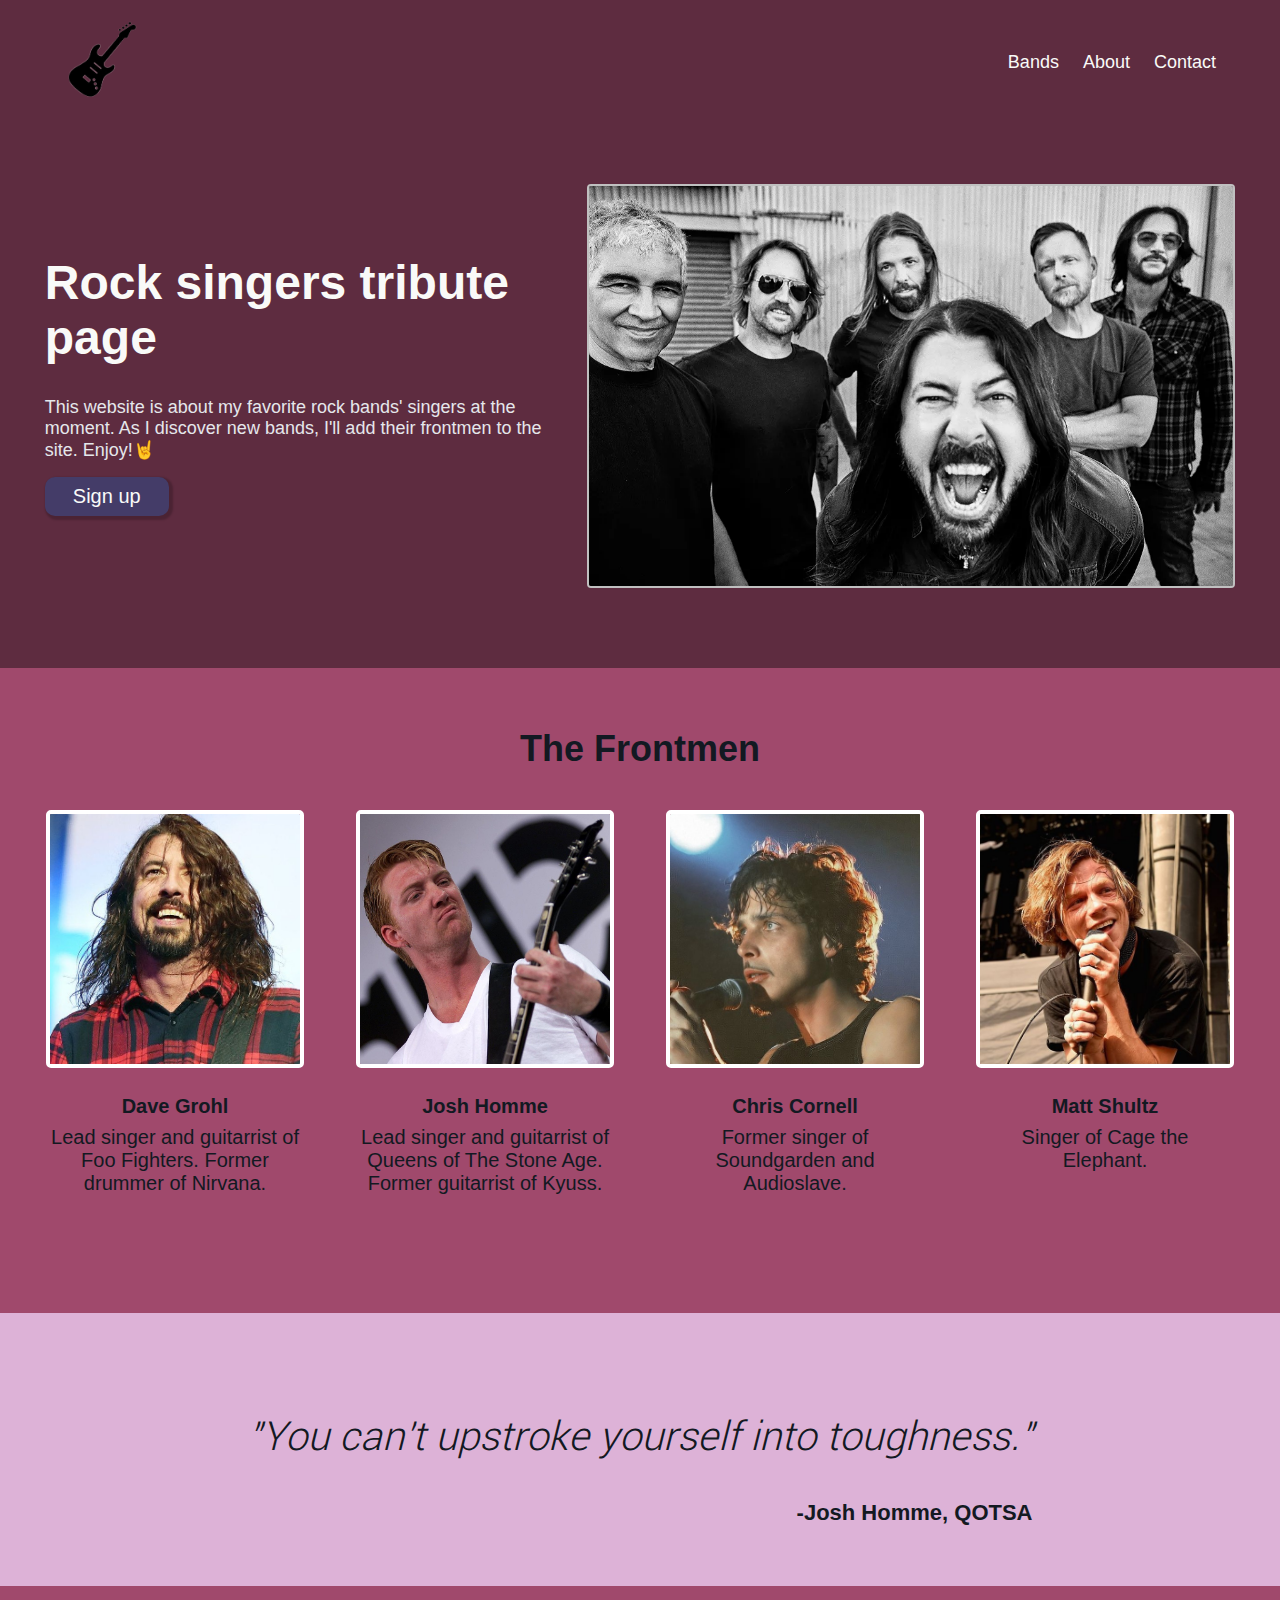
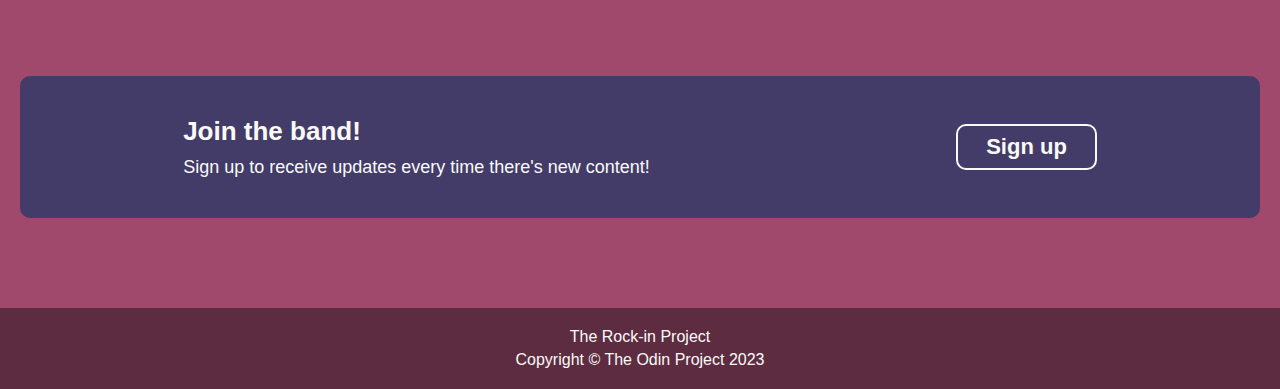
<file: index.html>
<!DOCTYPE html>
<html lang="en">
<head>
    <meta charset="UTF-8">
    <meta http-equiv="X-UA-Compatible" content="IE=edge">
    <meta name="viewport" content="width=device-width, initial-scale=1.0">
    <title>My Landing Page</title>
    <link rel="stylesheet" href="style.css">
</head>
<body>
    <div class="container">
        <div class="first-section">
            <div class="header">
                <div><a href=""><img src="./images/guitar1-removebg-preview.png" alt="guitar logo" class="header-logo"></a></div>
                <ul class="header-links">
                    <li><a href="wip.html">Bands</a></li>
                    <li><a href="wip.html">About</a></li>
                    <li><a href="wip.html">Contact</a></li>
                </ul>
            </div>
            <div class="hero">
                <div class="hero-content">
                    <div class="hero-title">Rock singers tribute page</div>
                    <div class="hero-text">This website is about my favorite rock bands' singers at the moment. As I discover new bands, I'll add their frontmen to the site. Enjoy!&#129304</div>
                    <div><a href="wip.html"><button class="sign-up">Sign up</button></a></div>
                </div>
                <img src="images/foo-main.webp" alt="Picture of Foo Fighters' members" class="hero-image">
            </div>
        </div>
        <div class="second-section">
            <div class="info-header">The Frontmen</div>
            <div class="info-items">
                <div class="item">
                    <img src="images/dave.jpg" alt="">
                    <h4>Dave Grohl</h4>
                    <p>Lead singer and guitarrist of Foo Fighters. Former drummer of Nirvana.</p>
                </div>
                <div class="item">
                    <img src="images/homme1.jpg" alt="">
                    <h4>Josh Homme</h4>
                    <p>Lead singer and guitarrist of Queens of The Stone Age. Former guitarrist of Kyuss.</p>
                </div>
                <div class="item">
                    <img src="images/cornell.jpg" alt="">
                    <h4>Chris Cornell</h4>
                    <p>Former singer of Soundgarden and Audioslave.</p>
                </div>
                <div class="item">
                    <img src="images/matt.jpg" alt="">
                    <h4>Matt Shultz</h4>
                    <p>Singer of Cage the Elephant.</p>
                </div>
            </div>
        </div>
        <div class="third-section">
            <div class="quote-container">
                <p  class="quote">"You can't upstroke yourself into toughness."</p>
                <p class="author">-Josh Homme, QOTSA</p>
            </div>
        </div>
        <div class="fourth-section">
            <div class="call-action">
                <div class="call-text">
                    <p class="call-title">Join the band!</p>
                    <p class="call-sentence">Sign up to receive updates every time there's new content!</p>
                </div>
                <div class="button-container">
                    <a href="wip.html"><button class="call-button sign-up">Sign up</button></a>
                </div>
            </div>
        </div>
        <footer>
            <p>The Rock-in Project</p>
            <p>Copyright &#169 The Odin Project 2023</p>
        </footer>
    </div>
</body>
</html>
</file>
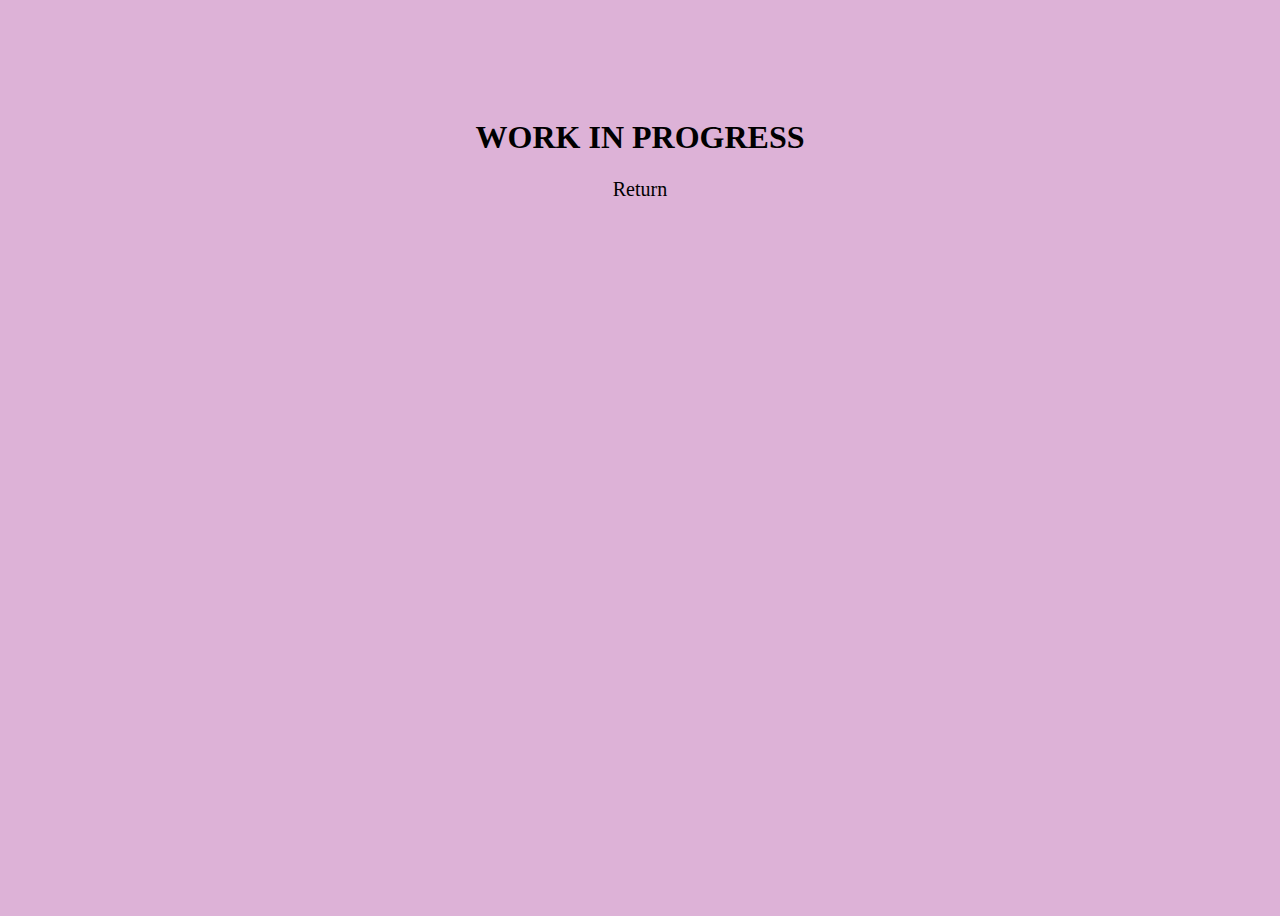
<file: wip.html>
<!DOCTYPE html>
<html lang="en">
<head>
    <meta charset="UTF-8">
    <meta http-equiv="X-UA-Compatible" content="IE=edge">
    <meta name="viewport" content="width=device-width, initial-scale=1.0">
    <title>WIP</title>
    <link rel="stylesheet" href="wip-style.css">
</head>
<body>
    <div class="wip-container">
        <h1 class="wip">WORK IN PROGRESS</h1>
        <div><a href="index.html" class="return">Return</a></div>
    </div>
</body>
</html>
</file>
<file: style.css>
/*
.hero-content {
    border: 1px solid white;
}
debuggin purposes*/

/* first section*/

@font-face {
    font-family: Roboto-light;
    src: url(roboto-light.ttf);
}

body {
    margin: 0;
    font-family: "Roboto", sans-serif;
}

.container {
    display: flex;
    flex-direction: column;
}

.header {
    margin: auto;
    display: flex;
    justify-content: space-between;
    margin-top: 20px;
    width: 90vw;
}

ul {
    padding: 0;
    margin: 0;
    list-style: none;
    display: flex;
}

.hero {
    display: flex;
    justify-content: center;
    margin: 80px 10px; 
    gap: 42px;
    flex-wrap: wrap;
}

.first-section {
    background-color: #5e2c40;
}

a {
    text-decoration: none;
    color: #f9faf8;
}

.hero-title {
    font-size: 48px;
    font-weight: bolder;
    color: #f9faf8;
    padding-bottom: 16px;
}

.header-links a:hover {
    color: silver;
}

.hero-text,
.header-links {
    color: #e5e7eb;
    font-size: 18px;
}

.header-links {
    display: flex;
    gap: 24px;
    align-items: center;
}

.hero-image {
    max-height: 400px;
    border-radius: 4px;
    border: 2px solid silver;
    flex-shrink: 1;
    min-width: 260px;
}

.hero-content {
    display: flex;
    flex-direction: column;
    justify-content: center;
    width: 500px;
    min-width: 300px;
    gap: 16px;
}

.sign-up {
    color: #f9faf8;
    background-color: #443C68;
    font-size: 20px;
    font-weight: 500;
    border: none;
    padding: 8px 28px;
    border-radius: 10px;
    box-shadow: 2px 2px 2px 2px rgba(0,0,0,0.2);
    cursor: pointer;
}

.sign-up:hover {
    background-color: #f9faf8;
    color: #443C68;
    font-weight: bold;
}

.header-logo {
    height: 80px;
    width: auto;
}

/*second section*/

.second-section {
    background-color:  #a0496c;
    display: flex;
    flex-direction: column;
    align-items: center;
    color: #131922;
    padding: 20px ;
}

.info-header {
    font-size: 36px;
    font-weight: bold;
    padding: 40px;
}

.info-items {
    display: flex;
    gap: 52px;
    flex-wrap: wrap;
    padding-bottom: 90px;
    justify-content: center;
}

.item {
    display: flex;
    flex-direction: column;
    align-items: center;
    font-size: 20px;
}

.item img {
    width: 250px;
    height: auto;
    border-radius: 5px;
    border: 4px solid white;
}

.item h4 {
    margin-bottom: 0;
}

.item p {
    max-width: 250px;
    text-align: center;
    margin: 8px 0;
}

/* third section */

.third-section {
    background-color: #ddb2d7;
    display: flex;
    justify-content: center;
    color: #131922;
}

.quote {
    font-family: Roboto-light, sans-serif;
    font-size: 40px;
    font-style: italic;
}

.quote-container {
    display: flex;
    flex-direction: column;
    margin: 60px;
}

.author {
    font-size: 22px;
    align-self: flex-end;
    margin: 0;
    font-weight: bold;
}

/* fourth section*/

.fourth-section {
    background-color: #a0496c;
    display: flex;
    justify-content: center;
}

.call-action {
    display: flex;
    justify-content: space-around;
    flex-wrap: wrap;
    gap: 20px;
    background-color: #443C68;
    margin: 90px 20px;
    padding: 40px 20px;
    width: 1200px;
    border-radius: 10px;
    color: #f9faf8;
}

.button-container {
    display: flex;
    align-items: center;
}

.call-button {
    box-shadow: none;
    
    font-weight: bold;
    font-size: 22px;
    border: 2px solid #f9faf8;
}

.call-text {
    display: flex;
    flex-direction: column;
    gap: 10px;
}

.call-title {
    font-size: 26px;
    font-weight: bold;
    margin: 0;
}

.call-sentence {
    margin: 0;
    font-size: 18px;
}

/* footer */

footer {
    background-color: #5e2c40;
    display: flex;
    flex-direction: column;
    justify-content: center;
    align-items: center;
    padding: 20px;
    gap: 5px;
}

footer p {
    margin: 0;
    color: #f9faf8;
}
</file>
<file: wip-style.css>
body {
    display: flex;
    justify-content: center;
    height: 100vh;
    background-color: #ddb2d7;
}

.wip-container {
    display: flex;
    flex-direction: column;
    margin: 10vh;
}

h1,
div {
    text-align: center;
}

a {
    text-decoration: none;
    color: black;
    font-size: 20px;
    cursor: pointer;
}
</file>
